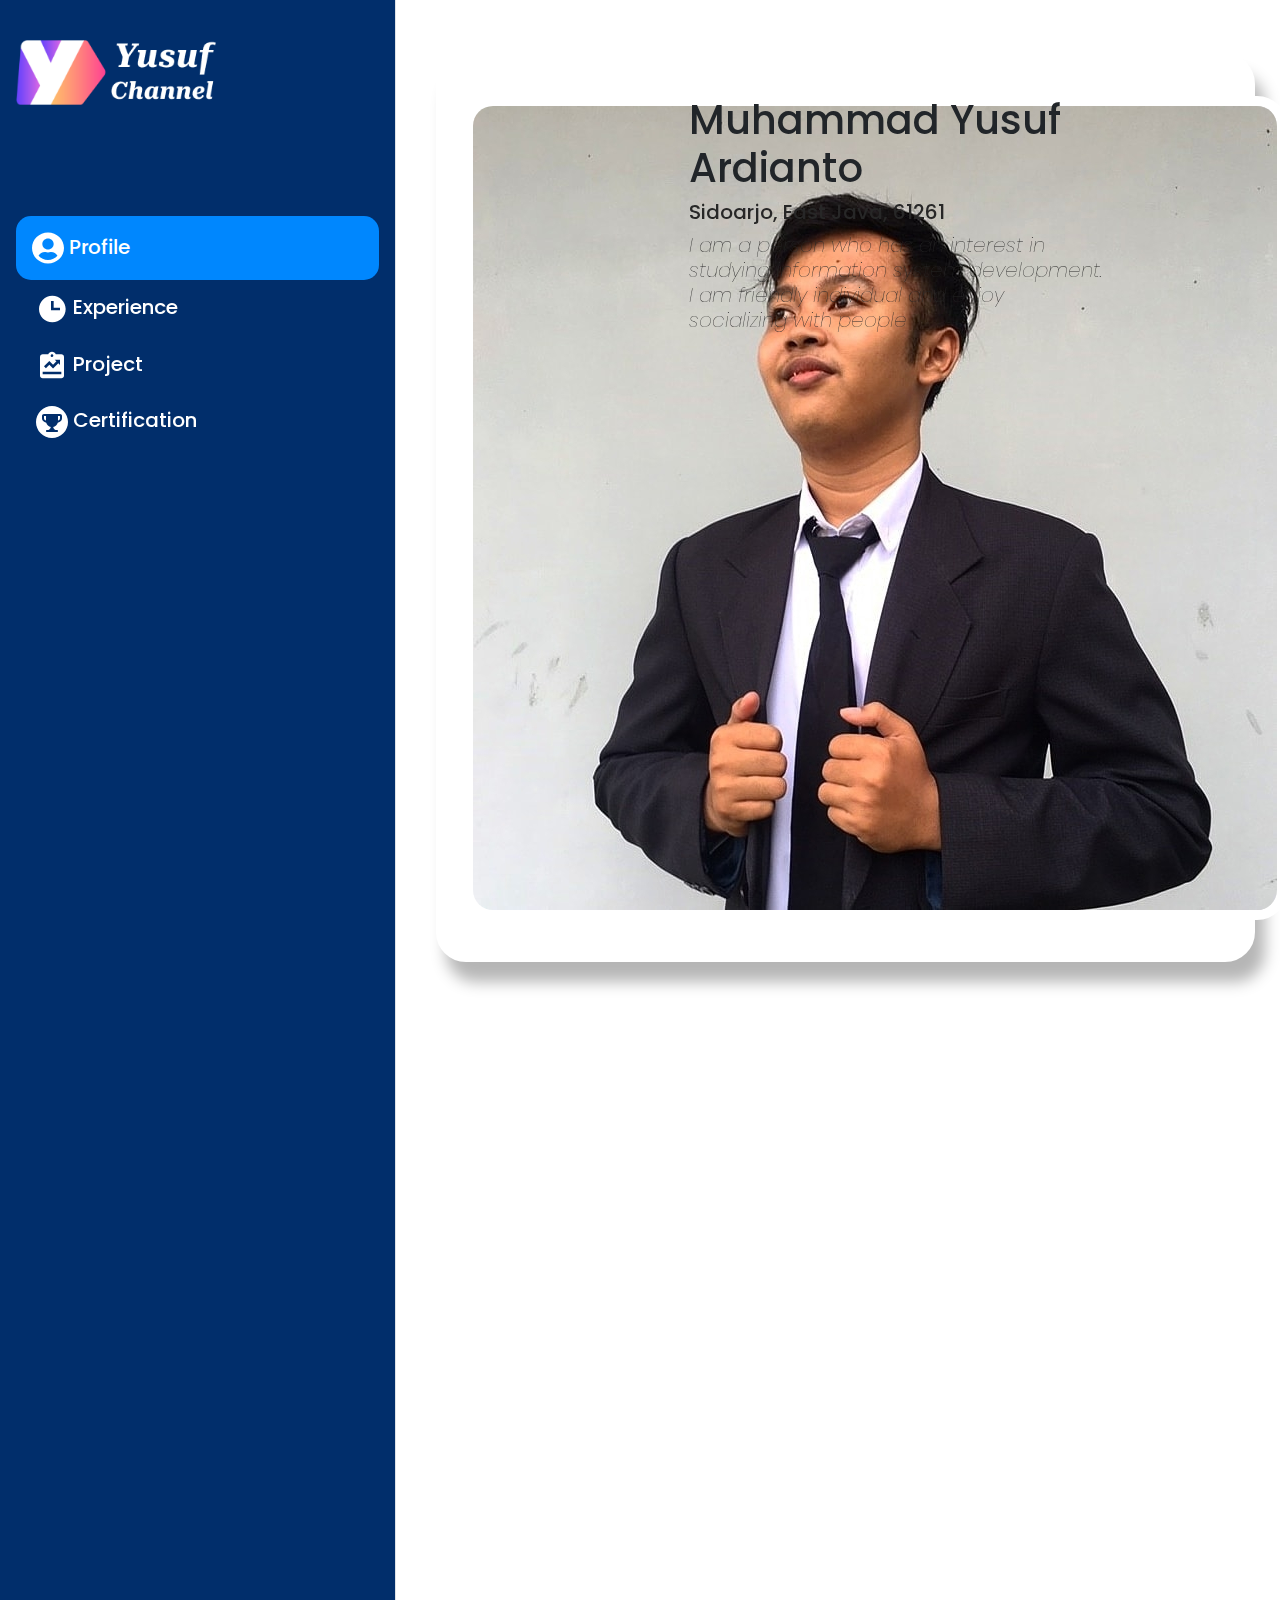
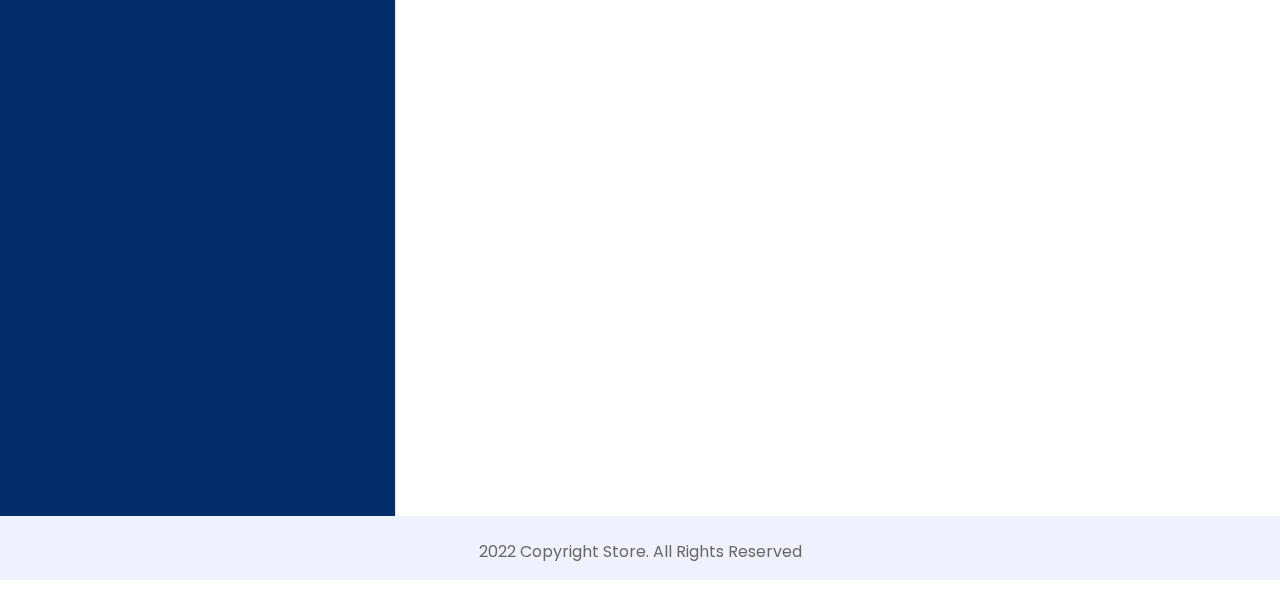
<file: index.html>
<!DOCTYPE html>
<html lang="en">
  <head>
    <meta charset="utf-8" />
    <meta name="viewport" content="width=device-width, initial-scale=1" />
    <title>My Web Profile</title>
    <link
      href="https://cdn.jsdelivr.net/npm/bootstrap@5.2.0/dist/css/bootstrap.min.css"
      rel="stylesheet"
      integrity="sha384-gH2yIJqKdNHPEq0n4Mqa/HGKIhSkIHeL5AyhkYV8i59U5AR6csBvApHHNl/vI1Bx"
      crossorigin="anonymous"
    />
    <link rel="stylesheet" href="style/main.css" />
    <link rel="stylesheet" href="https://unpkg.com/aos@next/dist/aos.css" />
  </head>
  <body>
    <div class="sidebar-dashboard">
      <div class="d-flex" id="wrapper" data-aos="fade-right">
        <!-- sidebar -->
        <!-- <div class="row"> -->
        <!-- <div class="col-md-3"> -->
        <div class="border-right" id="sidebar-wrapper">
          <div
            class="sidebar-heading text-center"
            data-aos="fade-up"
            data-aos-delay="200"
          >
            <a href="">
              <img src="images/my-logo.png" alt="" class="image-logo my-4" />
            </a>
          </div>
          <div class="list-group list-group-flush">
            <a
              href="index.html"
              class="list-group-item list-group-item-action active"
              data-aos="fade-up"
              data-aos-delay="300"
            >
              <img src="images/icon-profile.svg" alt="" /> Profile
            </a>
            <a
              href="experience.html"
              class="list-group-item list-group-item-action"
              data-aos="fade-up"
              data-aos-delay="400"
            >
              <img src="images/icon-experience.svg" alt="" /> Experience
            </a>
            <a
              href="project.html"
              class="list-group-item list-group-item-action"
              data-aos="fade-up"
              data-aos-delay="400"
            >
              <img src="images/icon-project.svg" alt="" /> Project
            </a>
            <a
              href="certification.html"
              class="list-group-item list-group-item-action"
              data-aos="fade-up"
              data-aos-delay="600"
            >
              <img src="images/icon-sertif.svg" alt="" /> Certification
            </a>
          </div>
        </div>
        <!-- </div> -->
        <!-- <div class="col-md-8"> -->
        <div id="dashboard-content">
          <nav
            class="navbar navbar-expand-lg navbar-light navbar-store fixed-top"
            data-aos="fade-down"
          >
            <button
              class="btn btn-primary d-md-none mr-auto mr-2"
              id="menu-toggle"
            >
              &laquo; Menu
            </button>
          </nav>
          <div class="container-fluid">
            <div class="dashboard-profile">
              <div class="row">
                <div class="col-md-12">
                  <div class="mt-4">
                    <div class="dashboard-profile-foto" data-aos="zoom-in">
                      <div class="row">
                        <div class="col-md-3">
                          <div
                            class="photo"
                            data-aos="zoom-in"
                            data-aos-delay="200"
                          >
                            <div class="row">
                              <img
                                src="images/my-foto.jpg"
                                alt=""
                                class="foto"
                              />
                            </div>
                          </div>
                        </div>
                        <div
                          class="text-profil col-md-7"
                          data-aos="fade-up"
                          data-aos-delay="200"
                        >
                          <div class="nama">
                            <h1>Muhammad Yusuf Ardianto</h1>
                          </div>
                          <div class="alamat">
                            <h5>Sidoarjo, East Java, 61261</h5>
                          </div>
                          <div class="informasi">
                            <h5>
                              I am a person who has an interest in studying
                              information system development. I am friendly
                              individual and enjoy socializing with people
                            </h5>
                          </div>
                        </div>
                      </div>
                    </div>
                  </div>
                </div>
              </div>
            </div>
          </div>
          <section class="education">
            <div class="education-content">
              <div class="row">
                <div class="col-md-12">
                  <div class="mt-2" data-aos="zoom-in">
                    <h1>Education</h1>
                    <div class="carousel slide" id="carouselExampleCaptions">
                      <div class="row">
                        <div
                          class="col-md-4"
                          data-aos="zoom-out"
                          data-aos-delay="200"
                        >
                          <div class="mt-4 mb-2">
                            <div class="edu-content">
                              <div
                                class="row"
                                data-aos="zoom-in"
                                data-aos-delay="300"
                              >
                                <div class="col-md-5">
                                  <div class="foto-edu">
                                    <img
                                      src="images/logo-pens.png"
                                      alt=""
                                      class="logo-edu"
                                    />
                                  </div>
                                </div>
                                <div class="name-edu col-md-4 p-4">
                                  <h3>
                                    Electronic Engineering Polytechnic Institute
                                    of Surabaya
                                  </h3>
                                </div>
                                <div class="row">
                                  <div class="detail-edu px-4">
                                    <h5>majors in D4 technical information</h5>
                                  </div>
                                </div>
                              </div>
                            </div>
                          </div>
                        </div>
                        <div
                          class="col-md-4"
                          data-aos="zoom-out"
                          data-aos-delay="300"
                        >
                          <div class="edu-content">
                            <div class="mt-4 mb-2">
                              <div
                                class="row"
                                data-aos="zoom-in"
                                data-aos-delay="400"
                              >
                                <div class="col-md-5">
                                  <div class="foto-edu">
                                    <img
                                      src="images/logo-ub.png"
                                      alt=""
                                      class="logo-edu"
                                    />
                                  </div>
                                </div>
                                <div class="name-edu col-md-4 p-4">
                                  <h3>Brawijaya University</h3>
                                </div>
                                <div class="row">
                                  <div class="detail-edu px-4">
                                    <h5>majors in D3 System Information</h5>
                                  </div>
                                </div>
                              </div>
                            </div>
                          </div>
                        </div>
                        <div
                          class="col-md-4"
                          data-aos="zoom-out"
                          data-aos-delay="400"
                        >
                          <div class="edu-content">
                            <div class="mt-4 mb-2">
                              <div
                                class="row"
                                data-aos="zoom-in"
                                data-aos-delay="500"
                              >
                                <div class="col-md-5">
                                  <div class="foto-edu">
                                    <img
                                      src="images/logo-Sma4.png"
                                      alt=""
                                      class="logo-edu"
                                    />
                                  </div>
                                </div>
                                <div class="name-edu col-md-4 p-4">
                                  <h3>Senior High School 4 Sidoarjo</h3>
                                </div>
                                <div class="row">
                                  <div class="detail-edu px-4">
                                    <h5>majors in mathematics and science</h5>
                                  </div>
                                </div>
                              </div>
                            </div>
                          </div>
                        </div>
                      </div>
                    </div>
                  </div>
                </div>
              </div>
            </div>
          </section>
          <div class="container-fluid">
            <div class="row">
              <div class="col-md-6 mb-4">
                <div class="mt-4">
                  <div class="dashboard-profile-skills" data-aos="fade-up">
                    <div class="row">
                      <div class="col-md-8">
                        <div class="heading-skills" data-aos="fade-right">
                          <h2>Skills</h2>
                        </div>
                      </div>
                    </div>
                    <div class="row" data-aos="fade-right" data-aos-delay="200">
                      <div class="col-md-2 mt-4">
                        <img
                          src="images/icon-ui&ux.svg"
                          alt=""
                          class="skill-image"
                        />
                      </div>
                      <div class="col-md-8 mt-4">
                        <div class="skill-name">
                          <h5>Design UI/UX</h5>
                        </div>
                      </div>
                    </div>
                    <div class="row" data-aos="fade-right" data-aos-delay="300">
                      <div class="col-md-2 mt-3">
                        <img
                          src="images/icon-logo.svg"
                          alt=""
                          class="skill-image"
                        />
                      </div>
                      <div class="col-md-8 mt-4">
                        <div class="skill-name">
                          <h5>Design Logo</h5>
                        </div>
                      </div>
                    </div>
                    <div class="row" data-aos="fade-right" data-aos-delay="400">
                      <div class="col-md-2 mt-3">
                        <img
                          src="images/icon-digital marketig.svg"
                          alt=""
                          class="skill-image"
                        />
                      </div>
                      <div class="col-md-10 mt-4">
                        <div class="skill-name">
                          <h5>Digital Marketing</h5>
                        </div>
                      </div>
                    </div>
                    <div class="row" data-aos="fade-right" data-aos-delay="500">
                      <div class="col-md-2 mt-3">
                        <img
                          src="images/bootstrap.png"
                          alt=""
                          class="skill-image"
                        />
                      </div>
                      <div class="col-md-10 mt-4">
                        <div class="skill-name">
                          <h5>Bootstrap-5</h5>
                        </div>
                      </div>
                    </div>
                    <div class="row" data-aos="fade-right" data-aos-delay="600">
                      <div class="col-md-2 mt-3">
                        <img
                          src="images/Tailwind.png"
                          alt=""
                          class="skill-image"
                        />
                      </div>
                      <div class="col-md-10 mt-4">
                        <div class="skill-name">
                          <h5>Tailwind</h5>
                        </div>
                      </div>
                    </div>
                    <div class="row" data-aos="fade-right" data-aos-delay="600">
                      <div class="col-md-2 mt-3">
                        <img src="images/vue.png" alt="" class="skill-image" />
                      </div>
                      <div class="col-md-10 mt-4">
                        <div class="skill-name">
                          <h5>Vue Js</h5>
                        </div>
                      </div>
                    </div>
                    <div class="row" data-aos="fade-right" data-aos-delay="600">
                      <div class="col-md-2 mt-3">
                        <img
                          src="images/Laravel.png"
                          alt=""
                          class="skill-image"
                        />
                      </div>
                      <div class="col-md-10 mt-4">
                        <div class="skill-name">
                          <h5>Laravel</h5>
                        </div>
                      </div>
                    </div>
                    <div class="row" data-aos="fade-right" data-aos-delay="700">
                      <div class="col-md-2 mt-3">
                        <img
                          src="images/logos_php.svg"
                          alt=""
                          class="skill-image"
                        />
                      </div>
                      <div class="col-md-10 mt-4">
                        <div class="skill-name">
                          <h5>PHP (Programming)</h5>
                        </div>
                      </div>
                    </div>
                  </div>
                </div>
              </div>
              <div class="col-md-6 mt-4">
                <div class="card-body">
                  <div class="dashboard-profile-contact" data-aos="fade-up">
                    <div class="row" data-aos="fade-right" data-aos-delay="200">
                      <div class="col-md-8">
                        <div class="heading-contact">
                          <h2>Get In Contact</h2>
                        </div>
                      </div>
                    </div>
                    <div class="row" data-aos="fade-right" data-aos-delay="300">
                      <div class="col-md-1 mt-3">
                        <div>
                          <img
                            src="images/WA-image.svg"
                            alt=""
                            class="contact-image"
                          />
                        </div>
                      </div>
                      <div class="col-md-8 mt-4">
                        <div class="contact-name">
                          <h5>087703390649</h5>
                        </div>
                      </div>
                    </div>
                    <div class="row" data-aos="fade-right" data-aos-delay="400">
                      <div class="col-md-1 mt-3">
                        <img
                          src="images/pesan-image (1).svg"
                          alt=""
                          class="contact-image"
                        />
                      </div>
                      <div class="contact-name col-md-8 mt-4">
                        <h5>088217981923</h5>
                      </div>
                    </div>
                    <div class="row" data-aos="fade-right" data-aos-delay="500">
                      <div class="col-md-1 mt-3">
                        <img
                          src="images/email-image.svg"
                          alt=""
                          class="contact-image"
                        />
                      </div>
                      <div class="contact-name col-md-8 mt-4">
                        <h5>Muhammadyusufardianto @gmail.com</h5>
                      </div>
                    </div>
                  </div>
                </div>
              </div>
            </div>
          </div>
        </div>
        <!-- </div> -->
        <!-- </div> -->
      </div>
    </div>
    <footer>
      <div class="container">
        <div class="row">
          <div class="col-12 text-center">
            <p class="pt-4 -pb-2">2022 Copyright Store. All Rights Reserved</p>
          </div>
        </div>
      </div>
    </footer>
    <script
      src="https://cdn.jsdelivr.net/npm/bootstrap@5.2.0/dist/js/bootstrap.bundle.min.js"
      integrity="sha384-A3rJD856KowSb7dwlZdYEkO39Gagi7vIsF0jrRAoQmDKKtQBHUuLZ9AsSv4jD4Xa"
      crossorigin="anonymous"
    ></script>
    <script src="vendor/jquery/jquery.slim.min.js"></script>
    <script src="vendor/bootstrap/js/bootstrap.bundle.min.js"></script>
    <script src="https://unpkg.com/aos@2.3.1/dist/aos.js"></script>
    <script>
      AOS.init();
    </script>
    <script src="script/navbar-scroll.js"></script>
    <script>
      $("#menu-toggle").click(function (e) {
        e.preventDefault();
        $("#wrapper").toggleClass("toggled");
      });
    </script>
  </body>
</html>
</file>
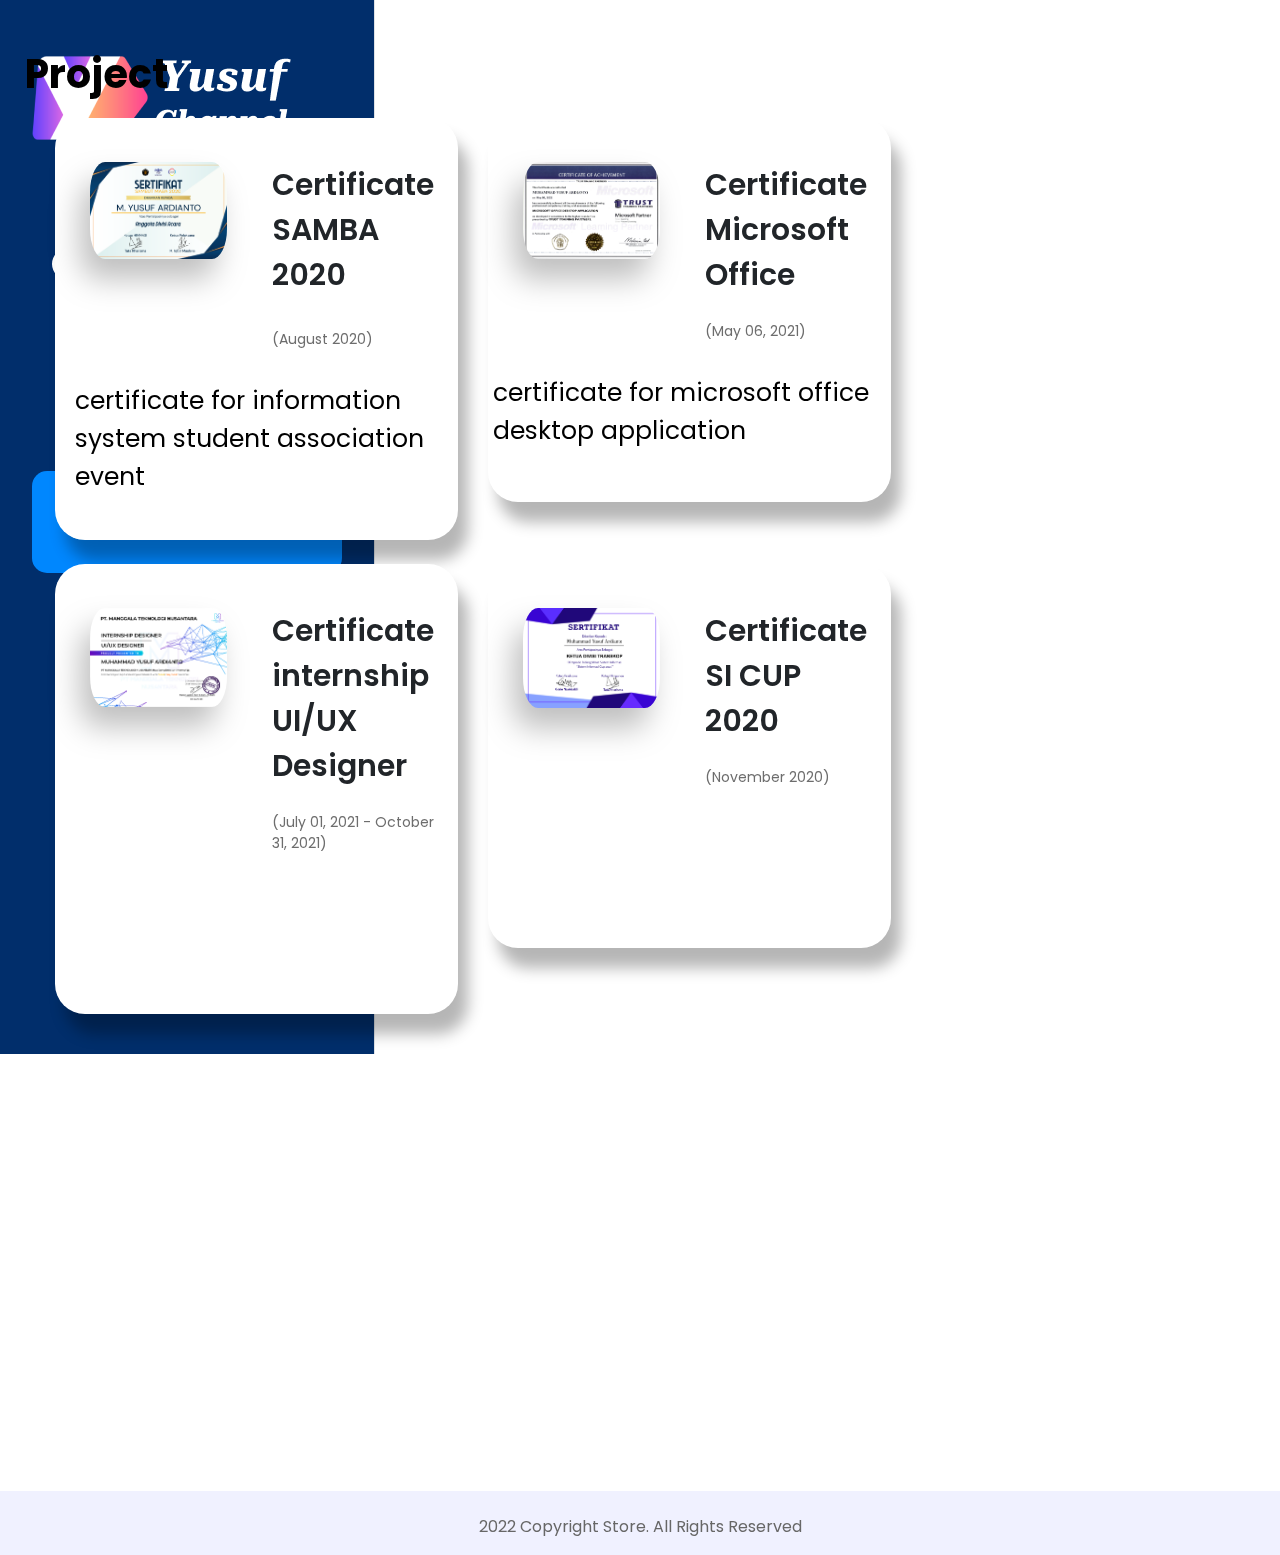
<file: Certification.html>
<!DOCTYPE html>
<html lang="en">
  <head>
    <meta charset="utf-8" />
    <meta name="viewport" content="width=device-width, initial-scale=1" />
    <title>My Web Profile</title>
    <link
      href="https://cdn.jsdelivr.net/npm/bootstrap@5.2.0/dist/css/bootstrap.min.css"
      rel="stylesheet"
      integrity="sha384-gH2yIJqKdNHPEq0n4Mqa/HGKIhSkIHeL5AyhkYV8i59U5AR6csBvApHHNl/vI1Bx"
      crossorigin="anonymous"
    />
    <link rel="stylesheet" href="style/main.css" />
    <link rel="stylesheet" href="https://unpkg.com/aos@next/dist/aos.css" />
  </head>
  <body>
    <div class="sidebar-dashboard">
      <div class="d-flex" id="wrapper">
        <!-- sidebar -->
        <div class="border-right" id="sidebar-content" data-aos="fade-right">
          <div
            class="sidebar-heading text-center"
            data-aos="fade-up"
            data-aos-delay="200"
          >
            <a href="">
              <img src="images/my-logo.png" alt="" class="my-4" />
            </a>
          </div>
          <div class="list-group list-group-flush">
            <a
              href="index.html"
              class="list-group-item list-group-item-action"
              data-aos="fade-up"
              data-aos-delay="300"
            >
              <img src="images/icon-profile.svg" alt="" /> Profile
            </a>
            <a
              href="experience.html"
              class="list-group-item list-group-item-action"
              data-aos="fade-up"
              data-aos-delay="400"
            >
              <img src="images/icon-experience.svg" alt="" /> Experience
            </a>
            <a
              href="project.html"
              class="list-group-item list-group-item-action"
              data-aos="fade-up"
              data-aos-delay="500"
            >
              <img src="images/icon-project.svg" alt="" /> Project
            </a>
            <a
              href="certification.html"
              class="list-group-item list-group-item-action active"
              data-aos="fade-up"
              data-aos-delay="600"
            >
              <img src="images/icon-sertif.svg" alt="" /> Certification
            </a>
          </div>
        </div>
        <div id="dashboard-content">
          <div class="container-fluid">
            <div class="row">
              <div class="mt-2" data-aos="zoom in">
                <h2>Project</h2>
              </div>
            </div>
            <div class="col-md-12">
              <div class="content-project">
                <div class="row">
                  <div class="col-md-6 mb-4" data-aos="zoom-in">
                    <div class="project-card">
                      <div class="mt-4">
                        <div class="row">
                          <div class="col-md-6" data-aos="fade-up">
                            <div class="project-image">
                              <img
                                src="images/Sertif-acara.png"
                                alt=""
                                class="foto col-md-12"
                              />
                            </div>
                          </div>
                          <div class="col-md-6" data-aos="fade-up">
                            <h3>Certificate SAMBA 2020</h3>
                            <div class="row">
                              <div class="col-md-8">
                                <div class="mt-4">
                                  <h6>(August 2020)</h6>
                                </div>
                              </div>
                            </div>
                          </div>
                        </div>
                        <div class="mt-4 mb-4" data-aos="fade-up">
                          <h5>
                            certificate for information system student
                            association event
                          </h5>
                        </div>
                      </div>
                    </div>
                  </div>
                  <div class="col-md-6 mb-4" data-aos="zoom-in">
                    <div class="project-card">
                      <div class="mt-4">
                        <div class="row">
                          <div class="col-md-6" data-aos="fade-up">
                            <div class="project-image">
                              <img
                                src="images/Sertif-TI.jpg"
                                alt=""
                                class="foto col-md-12"
                              />
                            </div>
                          </div>
                          <div class="col-md-6" data-aos="fade-up">
                            <h3>Certificate Microsoft Office</h3>
                            <div class="mt-4">
                              <h6>(May 06, 2021)</h6>
                            </div>
                          </div>
                        </div>
                        <div class="row">
                          <div class="mt-4 mb-4" data-aos="fade-up">
                            <h5>
                              certificate for microsoft office desktop
                              application
                            </h5>
                          </div>
                        </div>
                      </div>
                    </div>
                  </div>
                  <div class="col-md-6 mb-4" data-aos="zoom-in">
                    <div class="project-card">
                      <div class="mt-4">
                        <div class="row">
                          <div class="col-md-6" data-aos="fade-up">
                            <div class="project-image">
                              <img
                                src="images/Sertifikat Magang 1 of 1.png"
                                alt=""
                                class="foto col-md-12"
                              />
                            </div>
                          </div>
                          <div class="col-md-6" data-aos="fade-up">
                            <h3>Certificate internship UI/UX Designer</h3>
                            <div class="mt-4">
                              <h6>(July 01, 2021 - October 31, 2021)</h6>
                            </div>
                          </div>
                        </div>
                        <div class="row">
                          <div class="mt-4 mb-4" data-aos="fade-up">
                            <h5>certificate for intership designer UI/UX</h5>
                          </div>
                        </div>
                      </div>
                    </div>
                  </div>
                  <div class="col-md-6 mb-4" data-aos="zoom-in">
                    <div class="project-card">
                      <div class="mt-4">
                        <div class="row">
                          <div class="col-md-6" data-aos="fade-up">
                            <div class="project-image">
                              <img
                                src="images/Sertifikat SI CUP.png"
                                alt=""
                                class="foto col-md-12"
                              />
                            </div>
                          </div>
                          <div class="col-md-6" data-aos="fade-up">
                            <h3>Certificate SI CUP 2020</h3>
                            <div class="mt-4">
                              <h6>(November 2020)</h6>
                            </div>
                          </div>
                        </div>
                        <div class="row">
                          <div class="mt-4 mb-4" data-aos="fade-up">
                            <h5>certificate for information system cup</h5>
                          </div>
                        </div>
                      </div>
                    </div>
                  </div>
                  <div class="col-md-6 mb-4" data-aos="zoom-in">
                    <div class="project-card">
                      <div class="mt-4">
                        <div class="row">
                          <div class="col-md-6" data-aos="fade-up">
                            <div class="project-image">
                              <img
                                src="images/sertifikat-bnsp.png"
                                alt=""
                                class="foto col-md-12"
                              />
                            </div>
                          </div>
                          <div class="col-md-6" data-aos="fade-up">
                            <h3>Certificate Junior Web Developer</h3>
                            <div class="mt-4">
                              <h6>(July 22, 2022)</h6>
                            </div>
                          </div>
                        </div>
                        <div class="row">
                          <div class="mt-4 mb-4" data-aos="fade-up">
                            <h5>
                              certificate for Competence Junior Web Developer
                            </h5>
                          </div>
                        </div>
                      </div>
                    </div>
                  </div>
                  <div class="col-md-6 mb-4" data-aos="zoom-in">
                    <div class="project-card">
                      <div class="mt-4">
                        <div class="row">
                          <div class="col-md-6" data-aos="fade-up">
                            <div class="project-image">
                              <img
                                src="images/sertifikat_course.png"
                                alt=""
                                class="foto col-md-12"
                              />
                            </div>
                          </div>
                          <div class="col-md-6" data-aos="fade-up">
                            <h3>Certificate OOP Java Script</h3>
                            <div class="mt-4">
                              <h6>(October 25, 2022)</h6>
                            </div>
                          </div>
                        </div>
                        <div class="row">
                          <div class="mt-4 mb-4" data-aos="fade-up">
                            <h5>
                              certificate for study java script object oriented
                              program
                            </h5>
                          </div>
                        </div>
                      </div>
                    </div>
                  </div>
                </div>
              </div>
            </div>
          </div>
        </div>
      </div>
    </div>
    <footer>
      <div class="container">
        <div class="row">
          <div class="col-12 text-center">
            <p class="pt-4 -pb-2">2022 Copyright Store. All Rights Reserved</p>
          </div>
        </div>
      </div>
    </footer>
    <script
      src="https://cdn.jsdelivr.net/npm/bootstrap@5.2.0/dist/js/bootstrap.bundle.min.js"
      integrity="sha384-A3rJD856KowSb7dwlZdYEkO39Gagi7vIsF0jrRAoQmDKKtQBHUuLZ9AsSv4jD4Xa"
      crossorigin="anonymous"
    ></script>
    <script src="vendor/jquery/jquery.slim.min.js"></script>
    <script src="vendor/bootstrap/js/bootstrap.bundle.min.js"></script>
    <script src="https://unpkg.com/aos@2.3.1/dist/aos.js"></script>
    <script>
      AOS.init();
    </script>
    <script src="script/navbar-scroll.js"></script>
  </body>
</html>
</file>
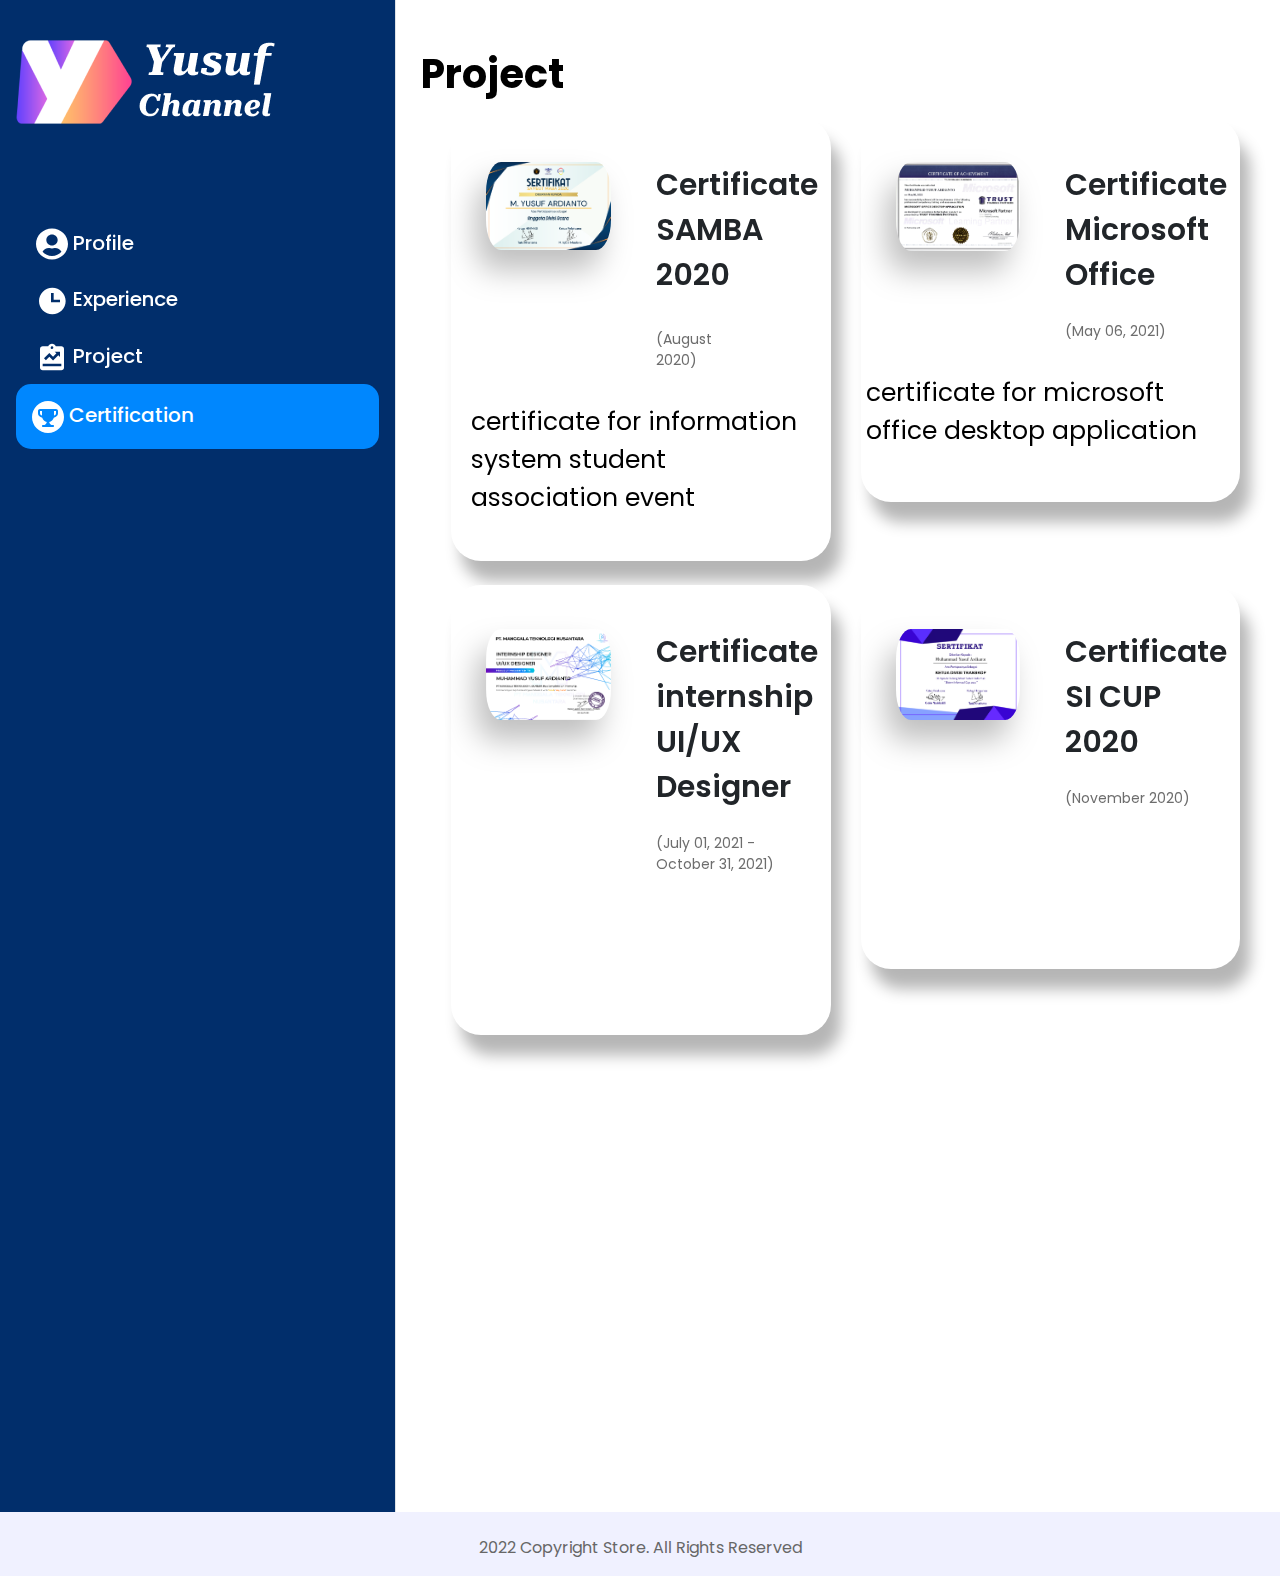
<file: certification.html>
<!DOCTYPE html>
<html lang="en">
  <head>
    <meta charset="utf-8" />
    <meta name="viewport" content="width=device-width, initial-scale=1" />
    <title>My Web Profile</title>
    <link
      href="https://cdn.jsdelivr.net/npm/bootstrap@5.2.0/dist/css/bootstrap.min.css"
      rel="stylesheet"
      integrity="sha384-gH2yIJqKdNHPEq0n4Mqa/HGKIhSkIHeL5AyhkYV8i59U5AR6csBvApHHNl/vI1Bx"
      crossorigin="anonymous"
    />
    <link rel="stylesheet" href="style/main.css" />
    <link rel="stylesheet" href="https://unpkg.com/aos@next/dist/aos.css" />
  </head>
  <body>
    <div class="sidebar-dashboard">
      <div class="d-flex" id="wrapper">
        <!-- sidebar -->
        <div class="border-right" id="sidebar-wrapper" data-aos="fade-right">
          <div
            class="sidebar-heading text-center"
            data-aos="fade-up"
            data-aos-delay="200"
          >
            <a href="">
              <img src="images/my-logo.png" alt="" class="my-4" />
            </a>
          </div>
          <div class="list-group list-group-flush">
            <a
              href="index.html"
              class="list-group-item list-group-item-action"
              data-aos="fade-up"
              data-aos-delay="300"
            >
              <img src="images/icon-profile.svg" alt="" /> Profile
            </a>
            <a
              href="experience.html"
              class="list-group-item list-group-item-action"
              data-aos="fade-up"
              data-aos-delay="400"
            >
              <img src="images/icon-experience.svg" alt="" /> Experience
            </a>
            <a
              href="project.html"
              class="list-group-item list-group-item-action"
              data-aos="fade-up"
              data-aos-delay="500"
            >
              <img src="images/icon-project.svg" alt="" /> Project
            </a>
            <a
              href="certification.html"
              class="list-group-item list-group-item-action active"
              data-aos="fade-up"
              data-aos-delay="600"
            >
              <img src="images/icon-sertif.svg" alt="" /> Certification
            </a>
          </div>
        </div>
        <div id="dashboard-content">
          <nav
            class="navbar navbar-expand-lg navbar-light navbar-store fixed-top"
            data-aos="fade-down"
          >
            <button
              class="btn btn-primary d-md-none mr-auto mr-2"
              id="menu-toggle"
            >
              &laquo; Menu
            </button>
          </nav>
          <div class="container-fluid">
            <div class="row">
              <div class="mt-2" data-aos="zoom in">
                <h2>Project</h2>
              </div>
            </div>
            <div class="col-md-12">
              <div class="content-project">
                <div class="row">
                  <div class="col-md-6 mb-4" data-aos="zoom-in">
                    <div class="project-card">
                      <div class="mt-4">
                        <div class="row">
                          <div class="col-md-6" data-aos="fade-up">
                            <div class="project-image">
                              <img
                                src="images/Sertif-acara.png"
                                alt=""
                                class="foto col-md-12"
                              />
                            </div>
                          </div>
                          <div class="col-md-6" data-aos="fade-up">
                            <h3>Certificate SAMBA 2020</h3>
                            <div class="row">
                              <div class="col-md-8">
                                <div class="mt-4">
                                  <h6>(August 2020)</h6>
                                </div>
                              </div>
                            </div>
                          </div>
                        </div>
                        <div class="mt-4 mb-4" data-aos="fade-up">
                          <h5>
                            certificate for information system student
                            association event
                          </h5>
                        </div>
                      </div>
                    </div>
                  </div>
                  <div class="col-md-6 mb-4" data-aos="zoom-in">
                    <div class="project-card">
                      <div class="mt-4">
                        <div class="row">
                          <div class="col-md-6" data-aos="fade-up">
                            <div class="project-image">
                              <img
                                src="images/Sertif-TI.jpg"
                                alt=""
                                class="foto col-md-12"
                              />
                            </div>
                          </div>
                          <div class="col-md-6" data-aos="fade-up">
                            <h3>Certificate Microsoft Office</h3>
                            <div class="mt-4">
                              <h6>(May 06, 2021)</h6>
                            </div>
                          </div>
                        </div>
                        <div class="row">
                          <div class="mt-4 mb-4" data-aos="fade-up">
                            <h5>
                              certificate for microsoft office desktop
                              application
                            </h5>
                          </div>
                        </div>
                      </div>
                    </div>
                  </div>
                  <div class="col-md-6 mb-4" data-aos="zoom-in">
                    <div class="project-card">
                      <div class="mt-4">
                        <div class="row">
                          <div class="col-md-6" data-aos="fade-up">
                            <div class="project-image">
                              <img
                                src="images/Sertifikat Magang 1 of 1.png"
                                alt=""
                                class="foto col-md-12"
                              />
                            </div>
                          </div>
                          <div class="col-md-6" data-aos="fade-up">
                            <h3>Certificate internship UI/UX Designer</h3>
                            <div class="mt-4">
                              <h6>(July 01, 2021 - October 31, 2021)</h6>
                            </div>
                          </div>
                        </div>
                        <div class="row">
                          <div class="mt-4 mb-4" data-aos="fade-up">
                            <h5>certificate for intership designer UI/UX</h5>
                          </div>
                        </div>
                      </div>
                    </div>
                  </div>
                  <div class="col-md-6 mb-4" data-aos="zoom-in">
                    <div class="project-card">
                      <div class="mt-4">
                        <div class="row">
                          <div class="col-md-6" data-aos="fade-up">
                            <div class="project-image">
                              <img
                                src="images/Sertifikat SI CUP.png"
                                alt=""
                                class="foto col-md-12"
                              />
                            </div>
                          </div>
                          <div class="col-md-6" data-aos="fade-up">
                            <h3>Certificate SI CUP 2020</h3>
                            <div class="mt-4">
                              <h6>(November 2020)</h6>
                            </div>
                          </div>
                        </div>
                        <div class="row">
                          <div class="mt-4 mb-4" data-aos="fade-up">
                            <h5>certificate for information system cup</h5>
                          </div>
                        </div>
                      </div>
                    </div>
                  </div>
                  <div class="col-md-6 mb-4" data-aos="zoom-in">
                    <div class="project-card">
                      <div class="mt-4">
                        <div class="row">
                          <div class="col-md-6" data-aos="fade-up">
                            <div class="project-image">
                              <img
                                src="images/sertifikat-bnsp.png"
                                alt=""
                                class="foto col-md-12"
                              />
                            </div>
                          </div>
                          <div class="col-md-6" data-aos="fade-up">
                            <h3>Certificate Junior Web Developer</h3>
                            <div class="mt-4">
                              <h6>(July 22, 2022)</h6>
                            </div>
                          </div>
                        </div>
                        <div class="row">
                          <div class="mt-4 mb-4" data-aos="fade-up">
                            <h5>
                              certificate for Competence Junior Web Developer
                            </h5>
                          </div>
                        </div>
                      </div>
                    </div>
                  </div>
                  <div class="col-md-6 mb-4" data-aos="zoom-in">
                    <div class="project-card">
                      <div class="mt-4">
                        <div class="row">
                          <div class="col-md-6" data-aos="fade-up">
                            <div class="project-image">
                              <img
                                src="images/sertifikat_course.png"
                                alt=""
                                class="foto col-md-12"
                              />
                            </div>
                          </div>
                          <div class="col-md-6" data-aos="fade-up">
                            <h3>Certificate OOP Java Script</h3>
                            <div class="mt-4">
                              <h6>(October 25, 2022)</h6>
                            </div>
                          </div>
                        </div>
                        <div class="row">
                          <div class="mt-4 mb-4" data-aos="fade-up">
                            <h5>
                              certificate for study java script object oriented
                              program
                            </h5>
                          </div>
                        </div>
                      </div>
                    </div>
                  </div>
                </div>
              </div>
            </div>
          </div>
        </div>
      </div>
    </div>
    <footer>
      <div class="container">
        <div class="row">
          <div class="col-12 text-center">
            <p class="pt-4 -pb-2">2022 Copyright Store. All Rights Reserved</p>
          </div>
        </div>
      </div>
    </footer>
    <script
      src="https://cdn.jsdelivr.net/npm/bootstrap@5.2.0/dist/js/bootstrap.bundle.min.js"
      integrity="sha384-A3rJD856KowSb7dwlZdYEkO39Gagi7vIsF0jrRAoQmDKKtQBHUuLZ9AsSv4jD4Xa"
      crossorigin="anonymous"
    ></script>
    <script src="vendor/jquery/jquery.slim.min.js"></script>
    <script src="vendor/bootstrap/js/bootstrap.bundle.min.js"></script>
    <script src="https://unpkg.com/aos@2.3.1/dist/aos.js"></script>
    <script>
      AOS.init();
    </script>
    <script>
      $("#menu-toggle").click(function (e) {
        e.preventDefault();
        $("#wrapper").toggleClass("toggled");
      });
    </script>
    <script src="script/navbar-scroll.js"></script>
  </body>
</html>
</file>
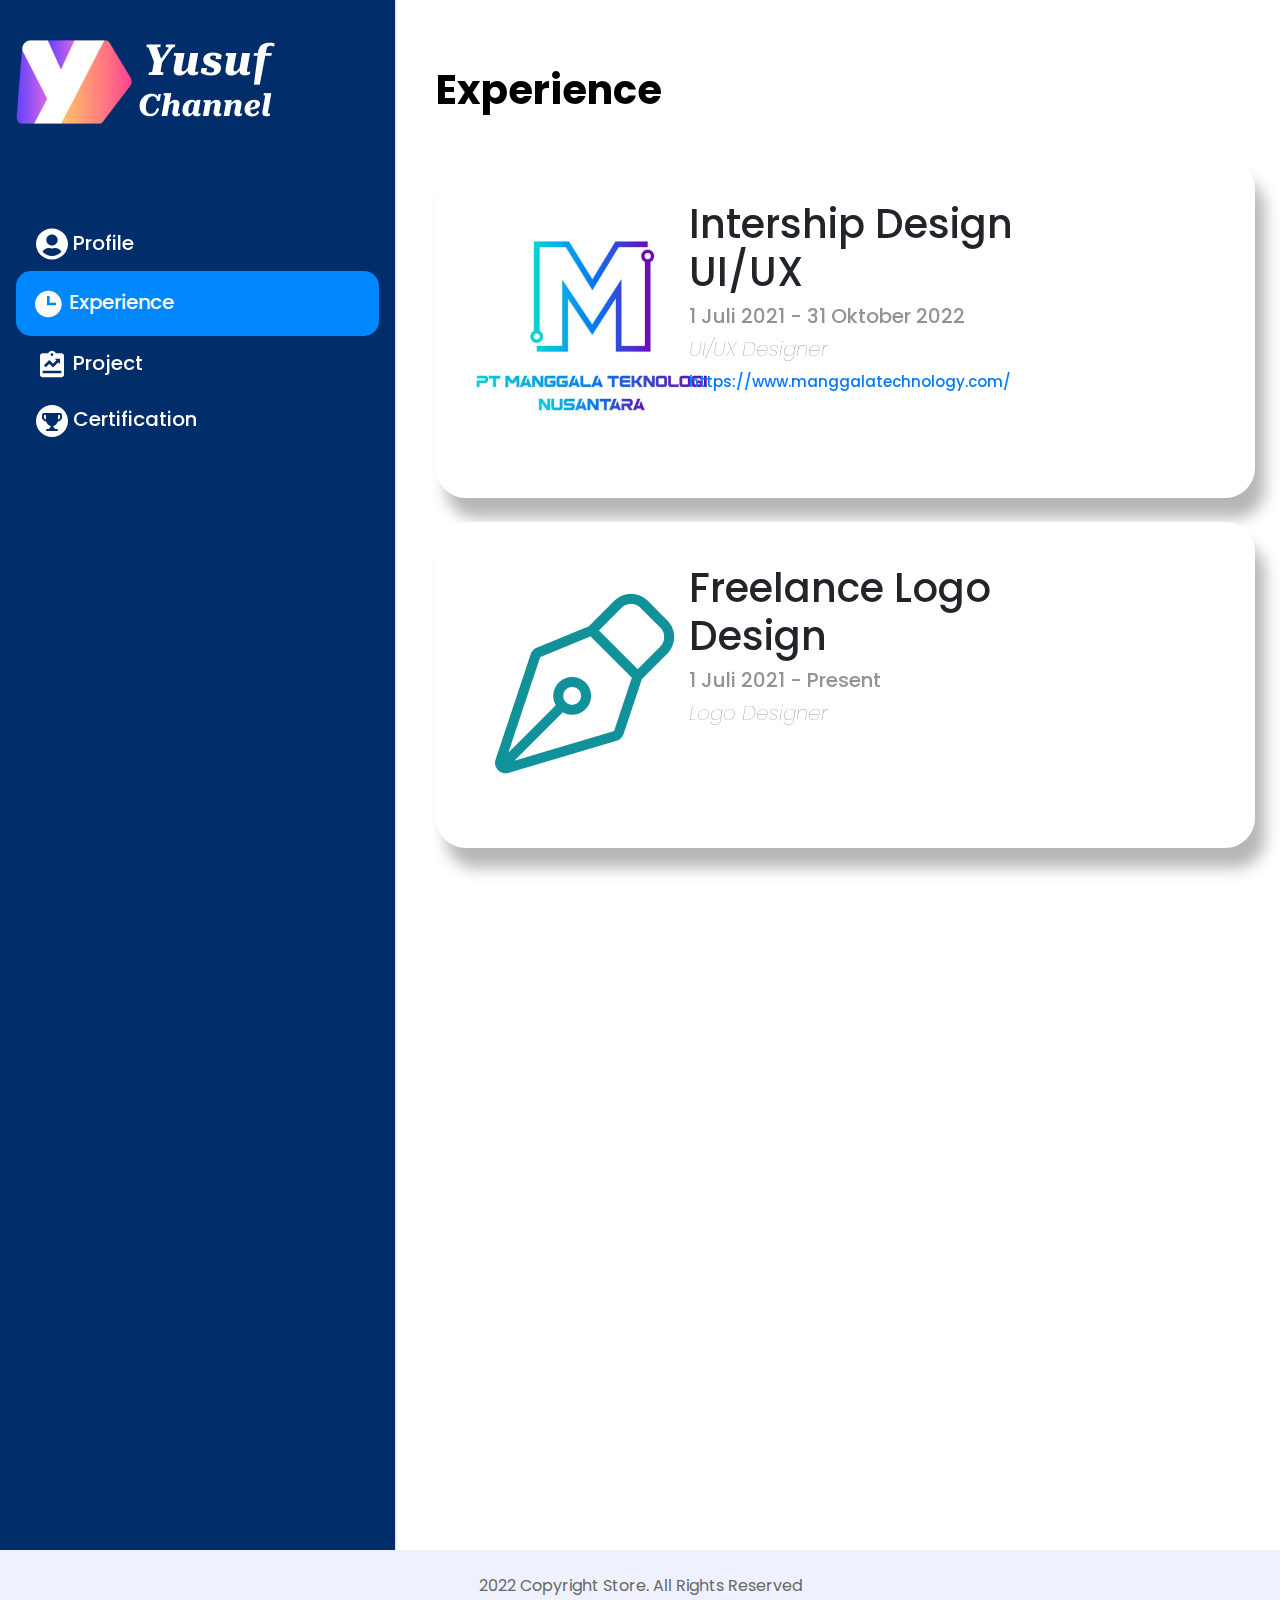
<file: experience.html>
<!DOCTYPE html>
<html lang="en">
  <head>
    <meta charset="utf-8" />
    <meta name="viewport" content="width=device-width, initial-scale=1" />
    <title>My Web Profile</title>
    <link
      href="https://cdn.jsdelivr.net/npm/bootstrap@5.2.0/dist/css/bootstrap.min.css"
      rel="stylesheet"
      integrity="sha384-gH2yIJqKdNHPEq0n4Mqa/HGKIhSkIHeL5AyhkYV8i59U5AR6csBvApHHNl/vI1Bx"
      crossorigin="anonymous"
    />
    <link rel="stylesheet" href="style/main.css" />
    <link rel="stylesheet" href="https://unpkg.com/aos@next/dist/aos.css" />
  </head>
  <body>
    <div class="sidebar-dashboard">
      <div class="d-flex" id="wrapper">
        <!-- sidebar -->
        <div class="border-right" id="sidebar-wrapper" data-aos="fade-right">
          <div
            class="sidebar-heading text-center"
            data-aos="fade-up"
            data-aos-delay="200"
          >
            <a href="">
              <img src="images/my-logo.png" alt="" class="my-4" />
            </a>
          </div>
          <div class="list-group list-group-flush">
            <a
              href="index.html"
              class="list-group-item list-group-item-action"
              data-aos="fade-up"
              data-aos-delay="300"
            >
              <img src="images/icon-profile.svg" alt="" /> Profile
            </a>
            <a
              href="experience.html"
              class="list-group-item list-group-item-action active"
              data-aos="fade-up"
              data-aos-delay="400"
            >
              <img src="images/icon-experience.svg" alt="" /> Experience
            </a>
            <a
              href="project.html"
              class="list-group-item list-group-item-action"
              data-aos="fade-up"
              data-aos-delay="500"
            >
              <img src="images/icon-project.svg" alt="" /> Project
            </a>
            <a
              href="certification.html"
              class="list-group-item list-group-item-action"
              data-aos="fade-up"
              data-aos-delay="600"
            >
              <img src="images/icon-sertif.svg" alt="" /> Certification
            </a>
          </div>
        </div>
        <div id="dashboard-content">
          <nav
            class="navbar navbar-expand-lg navbar-light navbar-store fixed-top"
            data-aos="fade-down"
          >
            <button
              class="btn btn-primary d-md-none mr-auto mr-2"
              id="menu-toggle"
            >
              &laquo; Menu
            </button>
          </nav>
          <div class="section-content section-dashboard-experience">
            <div class="container-fluid">
              <div class="mt-4" data-aos="fade-up">
                <h2>Experience</h2>
              </div>
              <div class="dashboard-experience">
                <div class="row">
                  <div class="col-md-12">
                    <div class="mt-4">
                      <div class="dashboard-experience-foto" data-aos="zoom-in">
                        <div class="row">
                          <div class="col-md-3">
                            <div
                              class="photo"
                              data-aos="zoom-in"
                              data-aos-delay="200"
                            >
                              <div class="row">
                                <img
                                  src="images/logo-manggala.png"
                                  alt=""
                                  class="foto"
                                />
                              </div>
                            </div>
                          </div>
                          <div
                            class="text-profil col-md-7"
                            data-aos="fade-up"
                            data-aos-delay="200"
                          >
                            <div class="nama">
                              <h1>Intership Design UI/UX</h1>
                            </div>
                            <div class="alamat">
                              <h5>1 Juli 2021 - 31 Oktober 2022</h5>
                            </div>
                            <div class="informasi">
                              <h5>UI/UX Designer</h5>
                              <a href="">https://www.manggalatechnology.com/</a>
                            </div>
                          </div>
                        </div>
                      </div>
                    </div>
                  </div>
                </div>
              </div>
              <div class="dashboard-experience">
                <div class="row">
                  <div class="col-md-12">
                    <div class="mt-4">
                      <div class="dashboard-experience-foto" data-aos="zoom-in">
                        <div class="row">
                          <div class="col-md-3">
                            <div
                              class="photo"
                              data-aos="zoom-in"
                              data-aos-delay="200"
                            >
                              <div class="row">
                                <img
                                  src="images/logo-freelance (1).png"
                                  alt=""
                                  class="foto"
                                />
                              </div>
                            </div>
                          </div>
                          <div
                            class="text-profil col-md-7"
                            data-aos="fade-up"
                            data-aos-delay="200"
                          >
                            <div class="nama">
                              <h1>Freelance Logo Design</h1>
                            </div>
                            <div class="alamat">
                              <h5>1 Juli 2021 - Present</h5>
                            </div>
                            <div class="informasi">
                              <h5>Logo Designer</h5>
                            </div>
                          </div>
                        </div>
                      </div>
                    </div>
                  </div>
                </div>
              </div>
              <div class="dashboard-experience">
                <div class="row">
                  <div class="col-md-12">
                    <div class="mt-4">
                      <div class="dashboard-experience-foto" data-aos="zoom-in">
                        <div class="row">
                          <div class="col-md-3">
                            <div
                              class="photo"
                              data-aos="zoom-in"
                              data-aos-delay="200"
                            >
                              <div class="row">
                                <img
                                  src="images/logo-himmasi.png"
                                  alt=""
                                  class="foto"
                                />
                              </div>
                            </div>
                          </div>
                          <div
                            class="text-profil col-md-7"
                            data-aos="fade-up"
                            data-aos-delay="200"
                          >
                            <div class="nama">
                              <h1>Himmasi</h1>
                            </div>
                            <div class="alamat">
                              <h5>Staff DMB</h5>
                            </div>
                            <div class="informasi">
                              <a href=""
                                >https://www.instagram.com/himmasi_ub/?hl=id</a
                              >
                            </div>
                          </div>
                        </div>
                      </div>
                    </div>
                  </div>
                </div>
              </div>
              <div class="dashboard-experience">
                <div class="row">
                  <div class="col-md-12 mb-4">
                    <div class="mt-4">
                      <div class="dashboard-experience-foto" data-aos="zoom-in">
                        <div class="row">
                          <div class="col-md-3">
                            <div
                              class="photo"
                              data-aos="zoom-in"
                              data-aos-delay="200"
                            >
                              <div class="row">
                                <img
                                  src="images/logo-kartar.png"
                                  alt=""
                                  class="foto"
                                />
                              </div>
                            </div>
                          </div>
                          <div
                            class="text-profil col-md-7"
                            data-aos="fade-up"
                            data-aos-delay="200"
                          >
                            <div class="nama">
                              <h1>Youth Organization</h1>
                            </div>
                            <div class="alamat">
                              <h5>9 August 2021 - Present</h5>
                            </div>
                            <div class="informasi">
                              <h5>Leader</h5>
                            </div>
                          </div>
                        </div>
                      </div>
                    </div>
                  </div>
                </div>
              </div>
            </div>
          </div>
        </div>
      </div>
    </div>
    <footer>
      <div class="container">
        <div class="row">
          <div class="col-12 text-center">
            <p class="pt-4 -pb-2">2022 Copyright Store. All Rights Reserved</p>
          </div>
        </div>
      </div>
    </footer>
    <script
      src="https://cdn.jsdelivr.net/npm/bootstrap@5.2.0/dist/js/bootstrap.bundle.min.js"
      integrity="sha384-A3rJD856KowSb7dwlZdYEkO39Gagi7vIsF0jrRAoQmDKKtQBHUuLZ9AsSv4jD4Xa"
      crossorigin="anonymous"
    ></script>
    <script src="vendor/jquery/jquery.slim.min.js"></script>
    <script src="vendor/bootstrap/js/bootstrap.bundle.min.js"></script>
    <script src="https://unpkg.com/aos@2.3.1/dist/aos.js"></script>
    <script>
      AOS.init();
    </script>
    <script>
      $("#menu-toggle").click(function (e) {
        e.preventDefault();
        $("#wrapper").toggleClass("toggled");
      });
    </script>
    <script src="script/navbar-scroll.js"></script>
  </body>
</html>
</file>
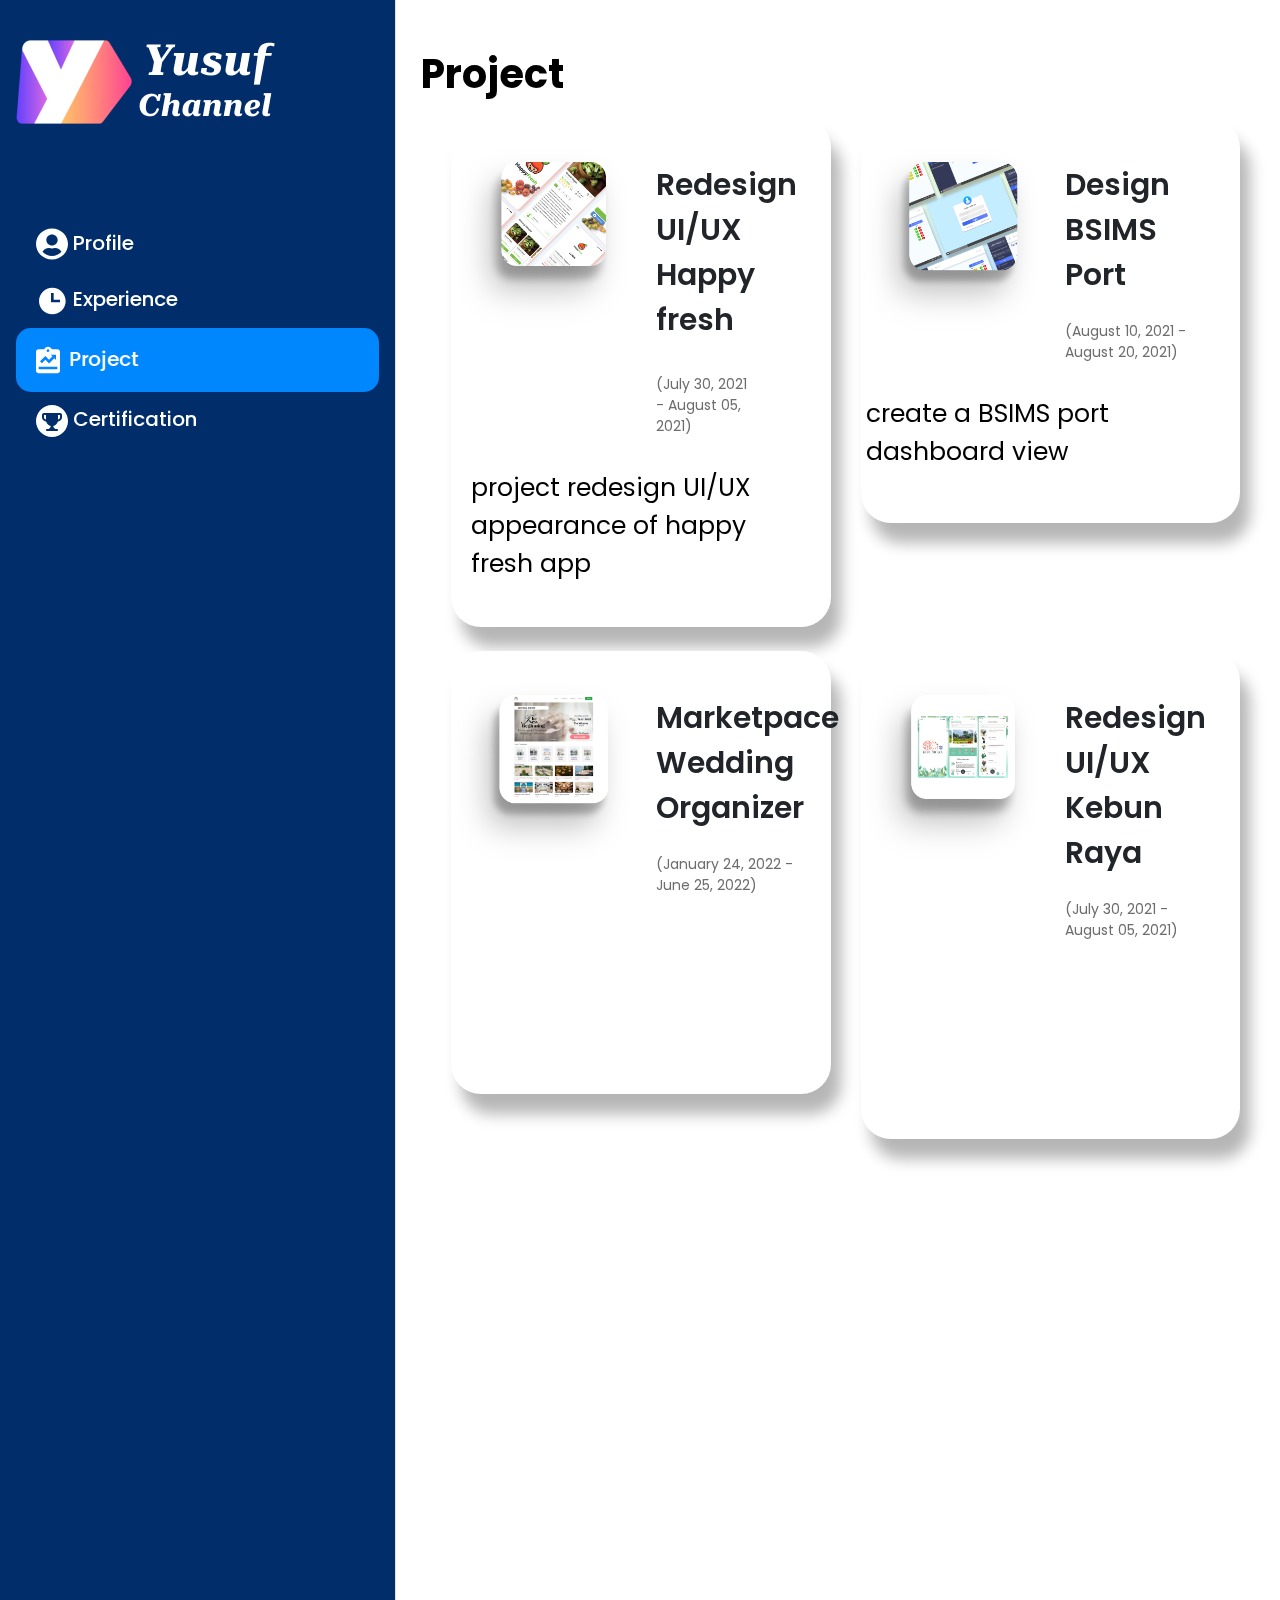
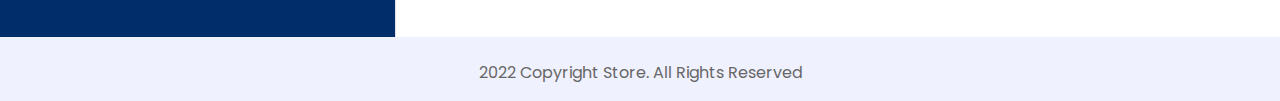
<file: project.html>
<!DOCTYPE html>
<html lang="en">
  <head>
    <meta charset="utf-8" />
    <meta name="viewport" content="width=device-width, initial-scale=1" />
    <title>My Web Profile</title>
    <link
      href="https://cdn.jsdelivr.net/npm/bootstrap@5.2.0/dist/css/bootstrap.min.css"
      rel="stylesheet"
      integrity="sha384-gH2yIJqKdNHPEq0n4Mqa/HGKIhSkIHeL5AyhkYV8i59U5AR6csBvApHHNl/vI1Bx"
      crossorigin="anonymous"
    />
    <link rel="stylesheet" href="style/main.css" />
    <link rel="stylesheet" href="https://unpkg.com/aos@next/dist/aos.css" />
  </head>
  <body>
    <div class="sidebar-dashboard">
      <div class="d-flex" id="wrapper">
        <!-- sidebar -->
        <div class="border-right" id="sidebar-wrapper" data-aos="fade-right">
          <div class="sidebar-heading text-center" data-aos="fade-up">
            <a href="">
              <img src="images/my-logo.png" alt="" class="my-4" />
            </a>
          </div>
          <div class="list-group list-group-flush">
            <a
              href="index.html"
              class="list-group-item list-group-item-action"
              data-aos="fade-up"
            >
              <img src="images/icon-profile.svg" alt="" /> Profile
            </a>
            <a
              href="experience.html"
              class="list-group-item list-group-item-action"
              data-aos="fade-up"
            >
              <img src="images/icon-experience.svg" alt="" /> Experience
            </a>
            <a
              href="project.html"
              class="list-group-item list-group-item-action active"
              data-aos="fade-up"
            >
              <img src="images/icon-project.svg" alt="" /> Project
            </a>
            <a
              href="certification.html"
              class="list-group-item list-group-item-action"
              data-aos="fade-up"
            >
              <img src="images/icon-sertif.svg" alt="" /> Certification
            </a>
          </div>
        </div>
        <div id="dashboard-content">
          <nav
            class="navbar navbar-expand-lg navbar-light navbar-store fixed-top"
            data-aos="fade-down"
          >
            <button
              class="btn btn-primary d-md-none mr-auto mr-2"
              id="menu-toggle"
            >
              &laquo; Menu
            </button>
          </nav>
          <div class="container-fluid">
            <div class="row">
              <div class="mt-2" data-aos="fade-up">
                <h2>Project</h2>
              </div>
            </div>
            <div class="col-md-12">
              <div class="content-project">
                <div class="row">
                  <div class="col-md-6 mb-4" data-aos="zoom-in">
                    <div class="project-card">
                      <div class="mt-4">
                        <div class="row">
                          <div class="col-md-6">
                            <div class="project-image">
                              <img
                                src="images/happy-fresh.png"
                                alt=""
                                class="foto col-md-12"
                                data-aos="fade-up"
                              />
                            </div>
                          </div>
                          <div class="col-md-6" data-aos="fade-up">
                            <h3>Redesign UI/UX Happy fresh</h3>
                            <div class="row">
                              <div class="col-md-8">
                                <div class="mt-4">
                                  <h6>(July 30, 2021 - August 05, 2021)</h6>
                                </div>
                              </div>
                            </div>
                          </div>
                        </div>
                        <div class="mt-4 mb-4" data-aos="fade-up">
                          <h5>
                            project redesign UI/UX appearance of happy fresh app
                          </h5>
                        </div>
                      </div>
                    </div>
                  </div>
                  <div class="col-md-6 mb-4" data-aos="zoom-in">
                    <div class="project-card">
                      <div class="mt-4">
                        <div class="row">
                          <div class="col-md-6" data-aos="fade-up">
                            <div class="project-image">
                              <img
                                src="images/B-sims.png"
                                alt=""
                                class="foto col-md-12"
                              />
                            </div>
                          </div>
                          <div class="col-md-6" data-aos="fade-up">
                            <h3>Design BSIMS Port</h3>
                            <div class="mt-4">
                              <h6>(August 10, 2021 - August 20, 2021)</h6>
                            </div>
                          </div>
                        </div>
                        <div class="row">
                          <div class="mt-4 mb-4">
                            <h5>create a BSIMS port dashboard view</h5>
                          </div>
                        </div>
                      </div>
                    </div>
                  </div>
                  <div class="col-md-6 mb-4" data-aos="zoom-in">
                    <div class="project-card">
                      <div class="mt-4">
                        <div class="row">
                          <div class="col-md-6">
                            <div class="project-image">
                              <img
                                src="images/wedding.png"
                                alt=""
                                class="foto col-md-12"
                                data-aos="fade-up"
                              />
                            </div>
                          </div>
                          <div class="col-md-6" data-aos="fade-up">
                            <h3>Marketpace Wedding Organizer</h3>
                            <div class="mt-4">
                              <h6>(January 24, 2022 - June 25, 2022)</h6>
                            </div>
                          </div>
                        </div>
                        <div class="row">
                          <div class="mt-4 mb-4" data-aos="fade-up">
                            <h5>
                              make Marketplace Wedding Organizer web based with
                              laravel framework
                            </h5>
                          </div>
                        </div>
                      </div>
                    </div>
                  </div>
                  <div class="col-md-6 mb-4" data-aos="zoom-in">
                    <div class="project-card">
                      <div class="mt-4">
                        <div class="row">
                          <div class="col-md-6">
                            <div class="project-image" data-aos="fade-up">
                              <img
                                src="images/bogor.png"
                                alt=""
                                class="foto col-md-12"
                              />
                            </div>
                          </div>
                          <div class="col-md-6" data-aos="fade-up">
                            <h3>Redesign UI/UX Kebun Raya</h3>
                            <div class="mt-4">
                              <h6>(July 30, 2021 - August 05, 2021)</h6>
                            </div>
                          </div>
                        </div>
                        <div class="row">
                          <div class="mt-4 mb-4" data-aos="fade-up">
                            <h5>
                              project redesign UI/UX appearance of Kebun raya
                              Bogor app
                            </h5>
                          </div>
                        </div>
                      </div>
                    </div>
                  </div>
                  <div class="col-md-6 mb-4" data-aos="zoom-in">
                    <div class="project-card">
                      <div class="mt-4">
                        <div class="row">
                          <div class="col-md-6" data-aos="fade-up">
                            <div class="project-image">
                              <img
                                src="images/makaba.png"
                                alt=""
                                class="foto col-md-12"
                              />
                            </div>
                          </div>
                          <div class="col-md-6" data-aos="fade-up">
                            <h3>CV. Sukses Hijrah Makaba</h3>
                            <div class="mt-4">
                              <h6>(August 08, 2022 - August 18, 2022)</h6>
                            </div>
                          </div>
                        </div>
                        <div class="row">
                          <div class="mt-4 mb-4" data-aos="fade-up">
                            <h5>Make a logo from CV. Sukses Hijrah Makaba</h5>
                          </div>
                        </div>
                      </div>
                    </div>
                  </div>
                  <div class="col-md-6 mb-4" data-aos="zoom-in">
                    <div class="project-card">
                      <div class="mt-4">
                        <div class="row">
                          <div class="col-md-6">
                            <div class="project-image" data-aos="fade-up">
                              <img
                                src="images/comite.png"
                                alt=""
                                class="foto col-md-12"
                              />
                            </div>
                          </div>
                          <div class="col-md-6" data-aos="fade-up">
                            <h3>Logo Caffe Comite</h3>
                            <div class="mt-4">
                              <h6>(December 20, 2021 - December 30, 2021)</h6>
                            </div>
                          </div>
                        </div>
                        <div class="row">
                          <div class="mt-4 mb-4" data-aos="fade-up">
                            <h5>make a comitee caffe logo</h5>
                          </div>
                        </div>
                      </div>
                    </div>
                  </div>
                </div>
              </div>
            </div>
          </div>
        </div>
      </div>
    </div>
    <footer>
      <div class="container">
        <div class="row">
          <div class="col-12 text-center">
            <p class="pt-4 -pb-2">2022 Copyright Store. All Rights Reserved</p>
          </div>
        </div>
      </div>
    </footer>
    <script
      src="https://cdn.jsdelivr.net/npm/bootstrap@5.2.0/dist/js/bootstrap.bundle.min.js"
      integrity="sha384-A3rJD856KowSb7dwlZdYEkO39Gagi7vIsF0jrRAoQmDKKtQBHUuLZ9AsSv4jD4Xa"
      crossorigin="anonymous"
    ></script>
    <script src="vendor/jquery/jquery.slim.min.js"></script>
    <script src="vendor/bootstrap/js/bootstrap.bundle.min.js"></script>
    <script src="https://unpkg.com/aos@2.3.1/dist/aos.js"></script>
    <script>
      AOS.init();
    </script>
    <script>
      $("#menu-toggle").click(function (e) {
        e.preventDefault();
        $("#wrapper").toggleClass("toggled");
      });
    </script>
    <script src="script/navbar-scroll.js"></script>
  </body>
</html>
</file>
